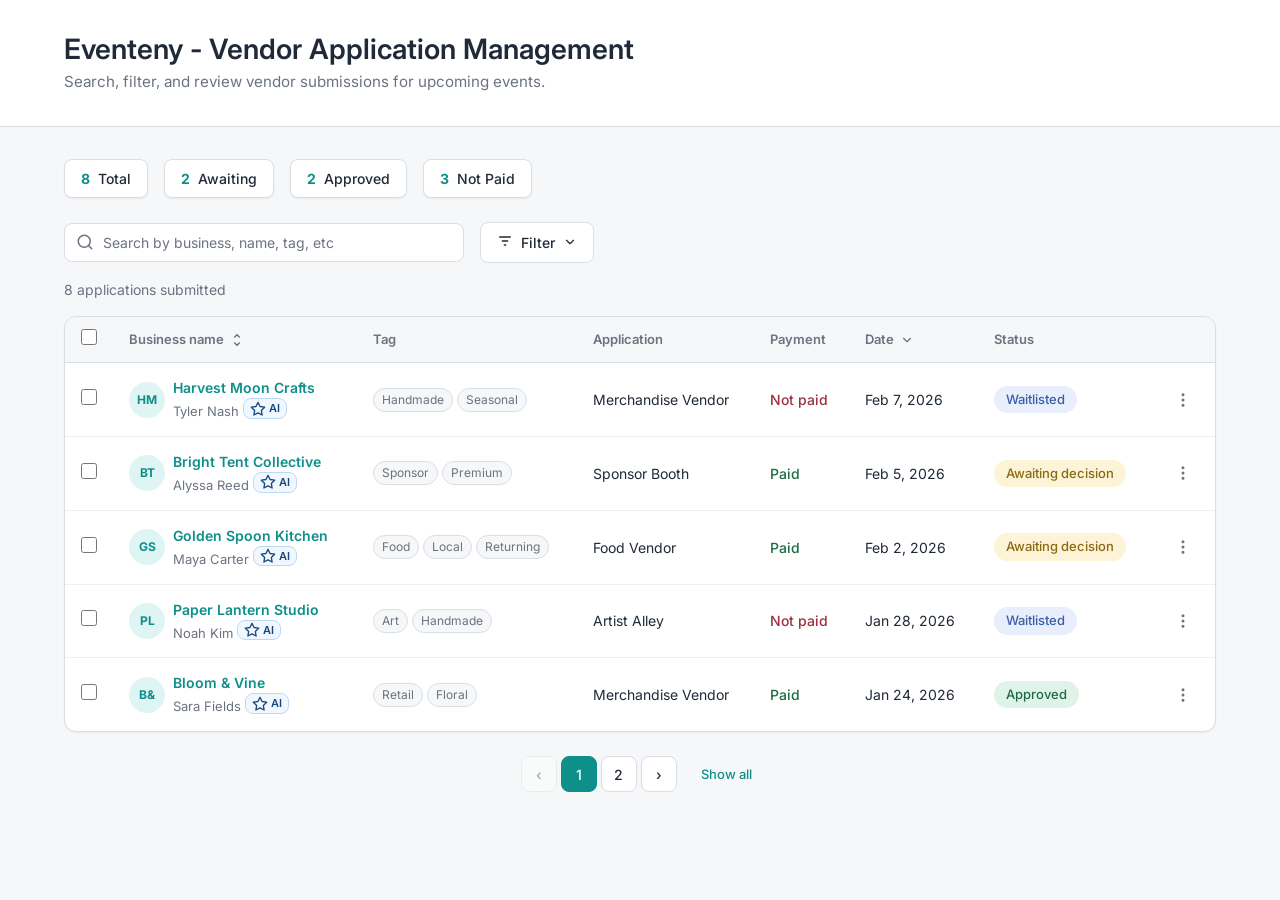
<file: index.html>
<!DOCTYPE html>
<html lang="en">
<head>
  <meta charset="UTF-8">
  <meta name="viewport" content="width=device-width, initial-scale=1.0">
  <title>Eventeny | Vendor Application Management</title>
  <link rel="preconnect" href="https://fonts.googleapis.com">
  <link rel="preconnect" href="https://fonts.gstatic.com" crossorigin>
  <link href="https://fonts.googleapis.com/css2?family=Inter:wght@400;500;600;700&display=swap" rel="stylesheet">
  <link rel="stylesheet" href="css/variables.css">
  <link rel="stylesheet" href="css/base.css">
  <link rel="stylesheet" href="css/layout.css">
  <link rel="stylesheet" href="css/components.css">
  <link rel="stylesheet" href="css/responsive.css">
</head>
<body>

  <header class="page-header">
    <div class="container">
      <h1>Eventeny - Vendor Application Management</h1>
      <p>Search, filter, and review vendor submissions for upcoming events.</p>
    </div>
  </header>

  <main class="container">

    <!-- Summary Metric Chips -->
    <section class="summary-chips" id="summaryChips" aria-label="Application summary"></section>

    <!-- Toolbar -->
    <div class="toolbar">
      <!-- Search -->
      <div class="search-wrapper">
        <span class="search-icon" aria-hidden="true" id="searchIcon"></span>
        <input
          type="search"
          class="search-input"
          id="searchInput"
          placeholder="Search by business, name, tag, etc"
          aria-label="Search applications"
          autocomplete="off"
        >
        <button
          class="search-clear"
          id="searchClear"
          type="button"
          aria-label="Clear search"
        ></button>
      </div>

      <!-- Filter -->
      <div class="filter-wrapper">
        <button
          class="filter-trigger"
          id="filterTrigger"
          type="button"
          aria-expanded="false"
          aria-controls="filterPanel"
        >
          <span class="filter-icon" aria-hidden="true" id="filterIcon"></span>
          Filter
          <span class="filter-badge hidden" id="filterBadge"></span>
          <span class="chevron" aria-hidden="true" id="filterChevron"></span>
        </button>

        <div class="filter-panel" id="filterPanel" role="dialog" aria-label="Filter applications">
          <div class="filter-panel-header">
            <h3>Filters</h3>
            <button class="filter-panel-close" id="filterPanelClose" type="button" aria-label="Close filters"></button>
          </div>

          <!-- Application Type -->
          <div class="filter-group">
            <fieldset>
              <legend>Application Type</legend>
              <select class="filter-select" id="filterAppType" aria-label="Filter by application type">
                <option value="All applications">All applications</option>
                <option value="Food Vendor">Food Vendor</option>
                <option value="Merchandise Vendor">Merchandise Vendor</option>
                <option value="Sponsor Booth">Sponsor Booth</option>
                <option value="Artist Alley">Artist Alley</option>
              </select>
            </fieldset>
          </div>

          <!-- Status -->
          <div class="filter-group">
            <fieldset>
              <legend>Status</legend>
              <div class="filter-checkbox-group" id="filterStatusGroup">
                <label class="filter-checkbox">
                  <input type="checkbox" name="status" value="Approved"> Approved
                </label>
                <label class="filter-checkbox">
                  <input type="checkbox" name="status" value="Awaiting decision"> Awaiting
                </label>
                <label class="filter-checkbox">
                  <input type="checkbox" name="status" value="Waitlisted"> Waitlisted
                </label>
                <label class="filter-checkbox">
                  <input type="checkbox" name="status" value="Rejected"> Rejected
                </label>
                <label class="filter-checkbox">
                  <input type="checkbox" name="status" value="Withdrawn"> Withdrawn
                </label>
              </div>
            </fieldset>
          </div>

          <!-- Payment Status -->
          <div class="filter-group">
            <fieldset>
              <legend>Payment Status</legend>
              <div class="filter-checkbox-group" id="filterPaymentGroup">
                <label class="filter-checkbox">
                  <input type="checkbox" name="paymentStatus" value="Paid"> Paid
                </label>
                <label class="filter-checkbox">
                  <input type="checkbox" name="paymentStatus" value="Not paid"> Not paid
                </label>
              </div>
            </fieldset>
          </div>

          <div class="filter-panel-footer">
            <button class="filter-reset" id="filterReset" type="button">Reset filters</button>
            <button class="filter-done hidden" id="filterDone" type="button">Apply</button>
          </div>
        </div>
      </div>
    </div>

    <!-- Active Filter Chips -->
    <div class="active-filters" id="activeFilters" aria-label="Active filters"></div>

    <!-- Results Count -->
    <div class="results-count" id="resultsCount" aria-live="polite"></div>

    <!-- Data Card -->
    <div class="data-card" id="dataCard">
      <!-- Loading skeleton -->
      <div id="loadingSkeleton"></div>

      <!-- Desktop Table -->
      <div class="desktop-table" id="desktopTable">
        <table class="app-table" role="grid" aria-label="Vendor applications">
          <thead>
            <tr>
              <th class="th-checkbox" scope="col">
                <input type="checkbox" class="row-checkbox" id="selectAll" aria-label="Select all rows on this page">
              </th>
              <th scope="col">
                <button class="th-sortable" id="sortBusiness" type="button" aria-label="Sort by business name">
                  Business name <span class="sort-icon" id="sortBusinessIcon"></span>
                </button>
              </th>
              <th scope="col">Tag</th>
              <th scope="col">Application</th>
              <th scope="col">Payment</th>
              <th scope="col">
                <button class="th-sortable" id="sortDate" type="button" aria-label="Sort by date">
                  Date <span class="sort-icon" id="sortDateIcon"></span>
                </button>
              </th>
              <th scope="col">Status</th>
              <th class="td-action" scope="col"><span class="sr-only">Actions</span></th>
            </tr>
          </thead>
          <tbody id="tableBody"></tbody>
        </table>
      </div>

      <!-- Mobile Sort Bar (tablet / mobile only) -->
      <div class="mobile-sort-bar" id="mobileSortBar">
        <span class="mobile-sort-label">Sort by</span>
        <div class="mobile-sort-buttons">
          <button class="mobile-sort-btn" id="mobileSortBusiness" type="button" aria-label="Sort by business name">
            Business name <span class="sort-icon" id="mobileSortBusinessIcon"></span>
          </button>
          <button class="mobile-sort-btn" id="mobileSortDate" type="button" aria-label="Sort by date">
            Date <span class="sort-icon" id="mobileSortDateIcon"></span>
          </button>
        </div>
      </div>

      <!-- Mobile Select All -->
      <div class="mobile-select-all" id="mobileSelectAll">
        <label class="mobile-select-all-label">
          <input type="checkbox" class="row-checkbox" id="mobileSelectAllCheckbox" aria-label="Select all rows on this page">
          <span id="mobileSelectAllText">Select all</span>
        </label>
      </div>

      <!-- Mobile Cards -->
      <div class="mobile-cards" id="mobileCards"></div>

      <!-- Empty State -->
      <div class="empty-state" id="emptyState" style="display:none;">
        <div class="empty-state-icon" aria-hidden="true">📋</div>
        <h3>No applications found</h3>
        <p>Try adjusting your search or filters to find what you're looking for.</p>
        <button class="btn btn-primary" id="emptyReset" type="button">Reset filters</button>
      </div>
    </div>

    <!-- Bulk Action Bar -->
    <div class="bulk-bar hidden" id="bulkBar">
      <span id="bulkCount"></span>
      <div class="bulk-bar-actions">
        <button class="btn btn-sm btn-primary" data-action="approve" type="button">Approve</button>
        <button class="btn btn-sm btn-secondary" data-action="waitlist" type="button">Waitlist</button>
        <button class="btn btn-sm btn-danger" data-action="reject" type="button">Reject</button>
        <button class="btn btn-sm btn-ghost" id="bulkDeselect" type="button">Deselect all</button>
      </div>
    </div>

    <!-- Pagination -->
    <nav class="pagination" id="pagination" aria-label="Table pagination"></nav>

  </main>

  <!-- Filter overlay for mobile -->
  <div class="filter-overlay" id="filterOverlay"></div>

  <script src="js/data.js"></script>
  <script src="js/state.js"></script>
  <script src="js/utils.js"></script>
  <script src="js/app.js"></script>
</body>
</html>
</file>
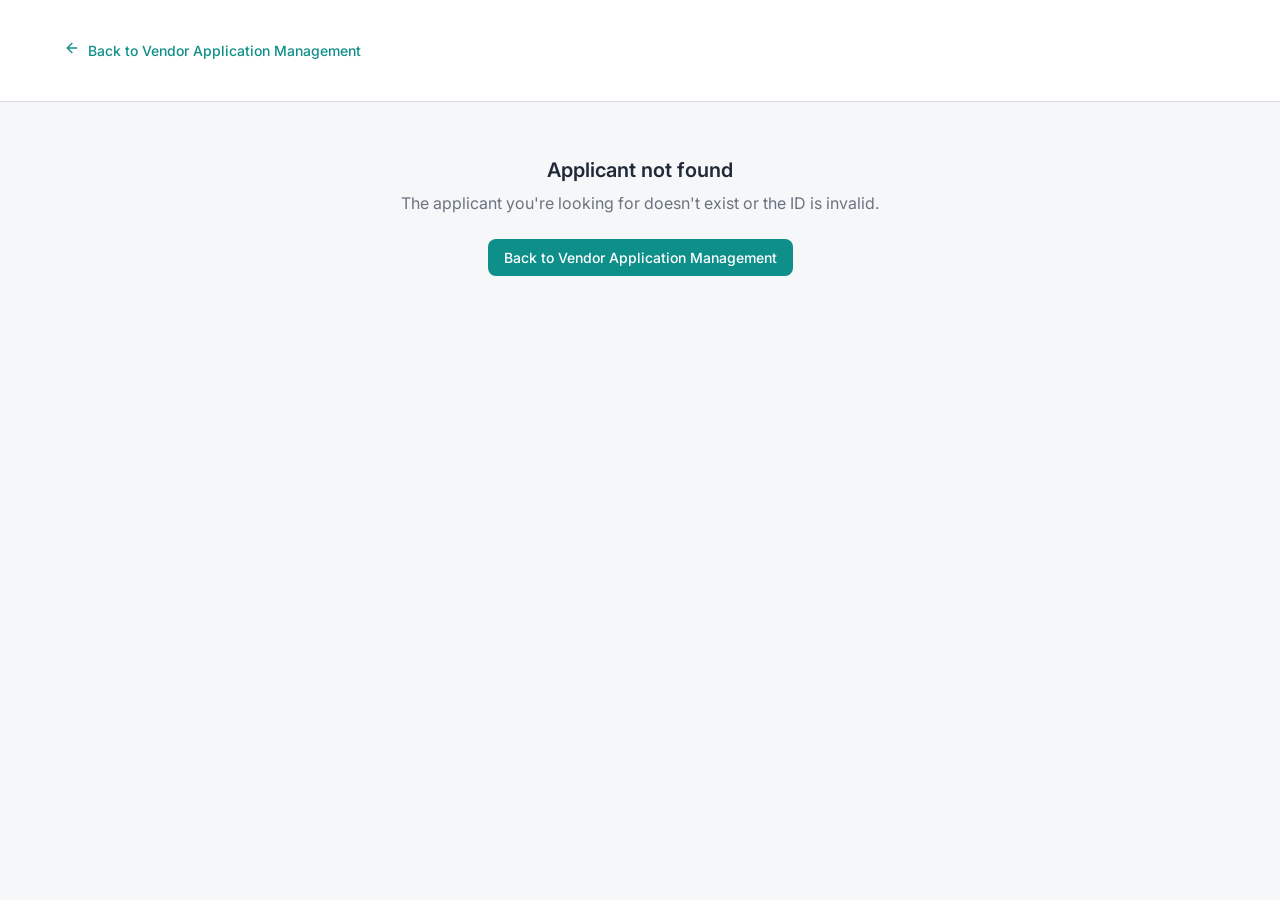
<file: applicant-profile.html>
<!DOCTYPE html>
<html lang="en">
<head>
  <meta charset="UTF-8">
  <meta name="viewport" content="width=device-width, initial-scale=1.0">
  <title>Applicant Profile | Eventeny</title>
  <link rel="preconnect" href="https://fonts.googleapis.com">
  <link rel="preconnect" href="https://fonts.gstatic.com" crossorigin>
  <link href="https://fonts.googleapis.com/css2?family=Inter:wght@400;500;600;700&display=swap" rel="stylesheet">
  <link rel="stylesheet" href="css/variables.css">
  <link rel="stylesheet" href="css/base.css">
  <link rel="stylesheet" href="css/layout.css">
  <link rel="stylesheet" href="css/components.css">
  <link rel="stylesheet" href="css/responsive.css">
</head>
<body>

  <header class="page-header">
    <div class="container">
      <a href="index.html" class="back-link" id="backLink">
        <span id="backIcon"></span>
        Back to Vendor Application Management
      </a>
    </div>
  </header>

  <main class="container profile-page" id="profileContent"></main>

  <script src="js/data.js"></script>
  <script src="js/utils.js"></script>
  <script src="js/applicant-profile.js"></script>
</body>
</html>
</file>
<file: css/variables.css>
:root {
  /* Brand & Surface */
  --color-bg: #f6f7f8;
  --color-surface: #ffffff;
  --color-text: #1f2937;
  --color-text-muted: #6b7280;
  --color-border: #d9dee5;
  --color-border-strong: #b8c2cc;

  /* Primary */
  --color-primary: #0f8f8a;
  --color-primary-dark: #0c6f6b;
  --color-primary-light: #dff5f3;
  --color-focus: #4fc3bd;

  /* Status: Approved */
  --color-approved-bg: #dff3e8;
  --color-approved-text: #1d6b46;

  /* Status: Waitlisted */
  --color-waitlisted-bg: #e8eefb;
  --color-waitlisted-text: #3a5ea8;

  /* Status: Awaiting decision */
  --color-pending-bg: #fdf3d6;
  --color-pending-text: #8a6a11;

  /* Status: Rejected */
  --color-rejected-bg: #f9dde1;
  --color-rejected-text: #9a3040;

  /* Status: Withdrawn */
  --color-withdrawn-bg: #ececec;
  --color-withdrawn-text: #555555;

  /* AI */
  --color-ai-bg: #f0f7ff;
  --color-ai-border: #bdd8f5;
  --color-ai-text: #1a4a7a;

  /* Shadows & Radii */
  --shadow-sm: 0 1px 2px rgba(16, 24, 40, 0.06);
  --shadow-md: 0 8px 24px rgba(16, 24, 40, 0.08);
  --shadow-lg: 0 12px 32px rgba(16, 24, 40, 0.12);
  --radius-sm: 8px;
  --radius-md: 12px;
  --radius-lg: 16px;

  /* Typography */
  --font-family: Inter, ui-sans-serif, system-ui, -apple-system, BlinkMacSystemFont, "Segoe UI", sans-serif;

  /* Spacing */
  --space-xs: 4px;
  --space-sm: 8px;
  --space-md: 16px;
  --space-lg: 24px;
  --space-xl: 32px;
  --space-2xl: 48px;

  /* Transitions */
  --transition-fast: 150ms ease;
  --transition-normal: 250ms ease;
}
</file>
<file: css/base.css>
*,
*::before,
*::after {
  box-sizing: border-box;
  margin: 0;
  padding: 0;
}

html {
  font-size: 16px;
  -webkit-text-size-adjust: 100%;
}

body {
  font-family: var(--font-family);
  color: var(--color-text);
  background: var(--color-bg);
  line-height: 1.5;
  -webkit-font-smoothing: antialiased;
  -moz-osx-font-smoothing: grayscale;
}

h1, h2, h3, h4 {
  line-height: 1.25;
  font-weight: 600;
}

h1 { font-size: 1.75rem; }
h2 { font-size: 1.25rem; }
h3 { font-size: 1.1rem; }
h4 { font-size: 1rem; }

p {
  color: var(--color-text-muted);
}

a {
  color: var(--color-primary);
  text-decoration: none;
}

a:hover {
  text-decoration: underline;
}

button {
  font-family: inherit;
  font-size: inherit;
  cursor: pointer;
  border: none;
  background: none;
  color: inherit;
}

input, select {
  font-family: inherit;
  font-size: inherit;
}

ul, ol {
  list-style: none;
}

table {
  border-collapse: collapse;
  width: 100%;
}

img {
  max-width: 100%;
  display: block;
}

:focus-visible {
  outline: 2px solid var(--color-focus);
  outline-offset: 2px;
}

.sr-only {
  position: absolute;
  width: 1px;
  height: 1px;
  padding: 0;
  margin: -1px;
  overflow: hidden;
  clip: rect(0, 0, 0, 0);
  white-space: nowrap;
  border: 0;
}

.container {
  max-width: 1200px;
  margin: 0 auto;
  padding: 0 var(--space-lg);
}
</file>
<file: css/layout.css>
/* ===== Page Header ===== */
.page-header {
  background: var(--color-surface);
  border-bottom: 1px solid var(--color-border);
  padding: var(--space-xl) 0;
}

.page-header h1 {
  margin-bottom: var(--space-xs);
}

.page-header p {
  font-size: 0.95rem;
}

/* ===== Summary Chips ===== */
.summary-chips {
  display: flex;
  gap: var(--space-md);
  padding: var(--space-lg) 0;
  flex-wrap: wrap;
}

.summary-chip {
  display: flex;
  align-items: center;
  gap: var(--space-sm);
  padding: var(--space-sm) var(--space-md);
  background: var(--color-surface);
  border: 1px solid var(--color-border);
  border-radius: var(--radius-sm);
  font-size: 0.875rem;
  font-weight: 500;
  box-shadow: var(--shadow-sm);
}

.summary-chip .chip-count {
  font-weight: 700;
  color: var(--color-primary);
}

/* ===== Toolbar ===== */
.toolbar {
  display: flex;
  align-items: center;
  gap: var(--space-md);
  padding-bottom: var(--space-md);
  position: relative;
  flex-wrap: wrap;
}

/* ===== Active Filters Row ===== */
.active-filters {
  display: flex;
  align-items: center;
  gap: var(--space-sm);
  flex-wrap: wrap;
  padding-bottom: var(--space-md);
  min-height: 0;
}

.active-filters:empty {
  display: none;
}

/* ===== Results Count ===== */
.results-count {
  font-size: 0.875rem;
  color: var(--color-text-muted);
  padding-bottom: var(--space-md);
}

/* ===== Data Card ===== */
.data-card {
  background: var(--color-surface);
  border: 1px solid var(--color-border);
  border-radius: var(--radius-md);
  box-shadow: var(--shadow-sm);
  overflow: hidden;
}

/* ===== Bulk Action Bar ===== */
.bulk-bar {
  display: flex;
  align-items: center;
  gap: var(--space-md);
  padding: var(--space-sm) var(--space-lg);
  background: var(--color-primary-light);
  border: 1px solid var(--color-primary);
  border-radius: var(--radius-sm);
  margin-top: var(--space-md);
  font-size: 0.875rem;
  font-weight: 500;
  color: var(--color-primary-dark);
}

.bulk-bar.hidden {
  display: none;
}

.bulk-bar-actions {
  display: flex;
  gap: var(--space-sm);
  margin-left: auto;
}

/* ===== Pagination ===== */
.pagination {
  padding: var(--space-lg) 0;
}

.pagination-inner {
  display: flex;
  align-items: center;
  justify-content: center;
  gap: var(--space-md);
}

.pagination-pages {
  display: flex;
  align-items: center;
  gap: var(--space-xs);
}

/* ===== Main Content Spacing ===== */
main.container {
  padding-top: var(--space-sm);
  padding-bottom: var(--space-2xl);
}

/* ===== Filter Panel Wrapper (for positioning) ===== */
.filter-wrapper {
  position: relative;
}

/* ===== Overlay (mobile filter backdrop) ===== */
.filter-overlay {
  display: none;
  position: fixed;
  inset: 0;
  background: rgba(0, 0, 0, 0.4);
  z-index: 90;
}

.filter-overlay.visible {
  display: block;
}

/* ===== Profile Page Layout ===== */
.profile-page {
  padding-top: var(--space-lg);
}

.profile-header {
  display: flex;
  align-items: flex-start;
  gap: var(--space-lg);
  padding: var(--space-lg);
  background: var(--color-surface);
  border: 1px solid var(--color-border);
  border-radius: var(--radius-md);
  box-shadow: var(--shadow-sm);
  margin-bottom: var(--space-lg);
}

.profile-grid {
  display: grid;
  grid-template-columns: 1fr 340px;
  gap: var(--space-lg);
  align-items: start;
}

.profile-main {
  display: flex;
  flex-direction: column;
  gap: var(--space-lg);
}

.profile-sidebar {
  display: flex;
  flex-direction: column;
  gap: var(--space-lg);
  position: sticky;
  top: var(--space-lg);
}

.profile-section {
  background: var(--color-surface);
  border: 1px solid var(--color-border);
  border-radius: var(--radius-md);
  box-shadow: var(--shadow-sm);
  padding: var(--space-lg);
}

.profile-section h3 {
  margin-bottom: var(--space-md);
}

/* ===== Overview Cards ===== */
.overview-cards {
  display: grid;
  grid-template-columns: repeat(4, 1fr);
  gap: var(--space-md);
  margin-bottom: var(--space-lg);
}

.overview-card {
  background: var(--color-surface);
  border: 1px solid var(--color-border);
  border-radius: var(--radius-sm);
  padding: var(--space-md);
  box-shadow: var(--shadow-sm);
  text-align: center;
}

.overview-card .card-label {
  font-size: 0.75rem;
  color: var(--color-text-muted);
  text-transform: uppercase;
  letter-spacing: 0.5px;
  margin-bottom: var(--space-xs);
}

.overview-card .card-value {
  font-size: 1rem;
  font-weight: 600;
}

/* ===== Back Link ===== */
.back-link {
  display: inline-flex;
  align-items: center;
  gap: var(--space-sm);
  font-size: 0.875rem;
  font-weight: 500;
  color: var(--color-primary);
  padding: var(--space-sm) 0;
}

.back-link:hover {
  text-decoration: none;
  color: var(--color-primary-dark);
}

.back-link-sidebar {
  justify-content: center;
  padding: var(--space-md) var(--space-lg);
  border: 1px solid var(--color-border);
  border-radius: var(--radius-md);
  background: var(--color-surface);
  box-shadow: var(--shadow-sm);
  transition: background var(--transition-fast), border-color var(--transition-fast);
}

.back-link-sidebar:hover {
  background: var(--color-bg);
  border-color: var(--color-border-strong);
}

.back-link-bottom {
  display: none;
  justify-content: center;
  padding: var(--space-md) var(--space-lg);
  margin-top: var(--space-lg);
  border: 1px solid var(--color-border);
  border-radius: var(--radius-md);
  background: var(--color-surface);
  box-shadow: var(--shadow-sm);
  transition: background var(--transition-fast), border-color var(--transition-fast);
}

.back-link-bottom:hover {
  background: var(--color-bg);
  border-color: var(--color-border-strong);
}

/* ===== Fallback State ===== */
.fallback-state {
  text-align: center;
  padding: var(--space-2xl) var(--space-lg);
}

.fallback-state h2 {
  margin-bottom: var(--space-sm);
}

.fallback-state p {
  margin-bottom: var(--space-lg);
}
</file>
<file: css/components.css>
/* ===================================================================
   COMPONENTS
   =================================================================== */

/* ===== Buttons ===== */
.btn {
  display: inline-flex;
  align-items: center;
  justify-content: center;
  gap: var(--space-sm);
  padding: var(--space-sm) var(--space-md);
  border-radius: var(--radius-sm);
  font-size: 0.875rem;
  font-weight: 500;
  transition: background var(--transition-fast), box-shadow var(--transition-fast);
  white-space: nowrap;
}

.btn-primary {
  background: var(--color-primary);
  color: #fff;
}

.btn-primary:hover {
  background: var(--color-primary-dark);
}

.btn-secondary {
  background: var(--color-surface);
  color: var(--color-text);
  border: 1px solid var(--color-border);
}

.btn-secondary:hover {
  background: var(--color-bg);
}

.btn-ghost {
  color: var(--color-primary);
  padding: var(--space-xs) var(--space-sm);
}

.btn-ghost:hover {
  background: var(--color-primary-light);
}

.btn-danger {
  background: var(--color-rejected-bg);
  color: var(--color-rejected-text);
}

.btn-danger:hover {
  background: #f3c5cb;
}

.btn-sm {
  padding: var(--space-xs) var(--space-sm);
  font-size: 0.8125rem;
}

/* ===== Search Input ===== */
.search-wrapper {
  position: relative;
  flex: 1;
  min-width: 200px;
  max-width: 400px;
}

.search-icon {
  position: absolute;
  left: 12px;
  top: 50%;
  transform: translateY(-50%);
  color: var(--color-text-muted);
  pointer-events: none;
  display: flex;
}

.search-input {
  width: 100%;
  padding: 10px 40px 10px 38px;
  border: 1px solid var(--color-border);
  border-radius: var(--radius-sm);
  background: var(--color-surface);
  font-size: 0.875rem;
  color: var(--color-text);
  transition: border-color var(--transition-fast), box-shadow var(--transition-fast);
}

.search-input::placeholder {
  color: var(--color-text-muted);
}

.search-input:hover {
  border-color: var(--color-border-strong);
}

.search-input:focus {
  outline: none;
  border-color: var(--color-primary);
  box-shadow: 0 0 0 3px rgba(15, 143, 138, 0.15);
}

.search-clear {
  position: absolute;
  right: 8px;
  top: 50%;
  transform: translateY(-50%);
  display: none;
  align-items: center;
  justify-content: center;
  width: 24px;
  height: 24px;
  border-radius: 50%;
  color: var(--color-text-muted);
  cursor: pointer;
  background: none;
  border: none;
  padding: 0;
}

.search-clear:hover {
  background: var(--color-bg);
  color: var(--color-text);
}

.search-clear.visible {
  display: flex;
}

/* ===== Filter Trigger ===== */
.filter-trigger {
  display: inline-flex;
  align-items: center;
  gap: var(--space-sm);
  padding: 10px var(--space-md);
  background: var(--color-surface);
  border: 1px solid var(--color-border);
  border-radius: var(--radius-sm);
  font-size: 0.875rem;
  font-weight: 500;
  color: var(--color-text);
  cursor: pointer;
  transition: border-color var(--transition-fast), background var(--transition-fast);
  white-space: nowrap;
}

.filter-trigger:hover {
  border-color: var(--color-border-strong);
  background: var(--color-bg);
}

.filter-trigger[aria-expanded="true"] {
  border-color: var(--color-primary);
  background: var(--color-primary-light);
  color: var(--color-primary-dark);
}

.filter-trigger .chevron {
  display: flex;
  transition: transform var(--transition-fast);
}

.filter-trigger[aria-expanded="true"] .chevron {
  transform: rotate(180deg);
}

.filter-badge {
  display: inline-flex;
  align-items: center;
  justify-content: center;
  min-width: 20px;
  height: 20px;
  padding: 0 6px;
  border-radius: 10px;
  background: var(--color-primary);
  color: #fff;
  font-size: 0.6875rem;
  font-weight: 700;
}

.filter-badge.hidden {
  display: none;
}

/* ===== Filter Panel ===== */
.filter-panel {
  display: none;
  position: absolute;
  top: calc(100% + 6px);
  left: 0;
  z-index: 100;
  min-width: 280px;
  background: var(--color-surface);
  border: 1px solid var(--color-border);
  border-radius: var(--radius-md);
  box-shadow: var(--shadow-md);
  padding: var(--space-lg);
}

.filter-panel.open {
  display: block;
}

.filter-panel-header {
  display: flex;
  align-items: center;
  justify-content: space-between;
  margin-bottom: var(--space-md);
}

.filter-panel-header h3 {
  font-size: 0.9375rem;
  margin: 0;
}

.filter-panel-close {
  display: flex;
  align-items: center;
  justify-content: center;
  width: 32px;
  height: 32px;
  border-radius: 50%;
  background: none;
  border: none;
  color: var(--color-text-muted);
  cursor: pointer;
  padding: 0;
  transition: background var(--transition-fast);
}

.filter-panel-close:hover {
  background: var(--color-bg);
}

.filter-group {
  margin-bottom: var(--space-md);
}

.filter-group:last-child {
  margin-bottom: 0;
}

.filter-group legend {
  font-size: 0.8125rem;
  font-weight: 600;
  color: var(--color-text-muted);
  text-transform: uppercase;
  letter-spacing: 0.5px;
  margin-bottom: var(--space-sm);
}

.filter-group fieldset {
  border: none;
  padding: 0;
  margin: 0;
}

.filter-select {
  width: 100%;
  padding: 8px 12px;
  border: 1px solid var(--color-border);
  border-radius: var(--radius-sm);
  font-size: 0.875rem;
  color: var(--color-text);
  background: var(--color-surface);
  cursor: pointer;
}

.filter-select:focus {
  outline: none;
  border-color: var(--color-primary);
  box-shadow: 0 0 0 3px rgba(15, 143, 138, 0.15);
}

.filter-checkbox-group {
  display: flex;
  flex-direction: column;
  gap: var(--space-sm);
}

.filter-checkbox {
  display: flex;
  align-items: center;
  gap: var(--space-sm);
  font-size: 0.875rem;
  cursor: pointer;
}

.filter-checkbox input[type="checkbox"] {
  width: 16px;
  height: 16px;
  accent-color: var(--color-primary);
  cursor: pointer;
}

.filter-panel-footer {
  display: flex;
  align-items: center;
  justify-content: space-between;
  margin-top: var(--space-md);
  padding-top: var(--space-md);
  border-top: 1px solid var(--color-border);
}

.filter-reset {
  display: inline-flex;
  align-items: center;
  padding: 0;
  font-size: 0.8125rem;
  font-weight: 500;
  color: var(--color-primary);
  background: none;
  border: none;
  cursor: pointer;
}

.filter-reset:hover {
  text-decoration: underline;
}

.filter-done {
  display: inline-flex;
  align-items: center;
  justify-content: center;
  padding: var(--space-sm) var(--space-md);
  background: var(--color-primary);
  color: #fff;
  border: none;
  border-radius: var(--radius-sm);
  font-size: 0.875rem;
  font-weight: 500;
  cursor: pointer;
  transition: background var(--transition-fast), box-shadow var(--transition-fast);
}

.filter-done:hover {
  background: var(--color-primary-dark);
}

.filter-done:focus-visible {
  outline: 2px solid var(--color-focus);
  outline-offset: 2px;
}

.filter-done.hidden {
  display: none;
}

/* ===== Active Filter Chips ===== */
.filter-chip {
  display: inline-flex;
  align-items: center;
  gap: 6px;
  padding: 4px 10px;
  background: var(--color-primary-light);
  color: var(--color-primary-dark);
  border-radius: 20px;
  font-size: 0.8125rem;
  font-weight: 500;
}

.filter-chip-remove {
  display: flex;
  align-items: center;
  justify-content: center;
  width: 18px;
  height: 18px;
  border-radius: 50%;
  background: none;
  border: none;
  color: var(--color-primary-dark);
  cursor: pointer;
  padding: 0;
  font-size: 0.75rem;
  line-height: 1;
}

.filter-chip-remove:hover {
  background: rgba(15, 143, 138, 0.2);
}

.clear-all-btn {
  font-size: 0.8125rem;
  font-weight: 500;
  color: var(--color-text-muted);
  background: none;
  border: none;
  cursor: pointer;
  padding: 4px 8px;
}

.clear-all-btn:hover {
  color: var(--color-text);
  text-decoration: underline;
}

/* ===== Table ===== */
.app-table {
  width: 100%;
  font-size: 0.875rem;
}

.app-table thead {
  background: var(--color-bg);
  border-bottom: 1px solid var(--color-border);
}

.app-table th {
  padding: 12px 16px;
  text-align: left;
  font-weight: 600;
  font-size: 0.8125rem;
  color: var(--color-text-muted);
  white-space: nowrap;
}

.app-table td {
  padding: 14px 16px;
  vertical-align: middle;
  border-bottom: 1px solid #f0f0f0;
}

.app-table tbody tr {
  transition: background var(--transition-fast);
}

.app-table tbody tr:hover {
  background: #f9fafb;
}

.app-table tbody tr.selected {
  background: var(--color-primary-light);
}

.app-table tbody tr:last-child td {
  border-bottom: none;
}

/* Table cell helpers */
.th-sortable {
  cursor: pointer;
  user-select: none;
  background: none;
  border: none;
  font: inherit;
  font-weight: 600;
  font-size: 0.8125rem;
  color: var(--color-text-muted);
  padding: 0;
  display: inline-flex;
  align-items: center;
  gap: 2px;
}

.th-sortable:hover {
  color: var(--color-text);
}

.sort-icon {
  display: inline-flex;
  vertical-align: middle;
  margin-left: 4px;
}

.th-checkbox,
.td-checkbox {
  width: 44px;
  text-align: center;
}

.td-action {
  width: 48px;
  text-align: center;
}

/* Business name cell */
.business-cell {
  display: flex;
  align-items: center;
  gap: var(--space-sm);
}

.avatar {
  width: 36px;
  height: 36px;
  border-radius: 50%;
  background: var(--color-primary-light);
  color: var(--color-primary);
  display: flex;
  align-items: center;
  justify-content: center;
  font-size: 0.75rem;
  font-weight: 700;
  flex-shrink: 0;
}

.avatar-lg {
  width: 56px;
  height: 56px;
  font-size: 1.1rem;
}

.business-info {
  min-width: 0;
}

.business-name {
  font-weight: 600;
  color: var(--color-primary);
  text-decoration: none;
  display: block;
  overflow: hidden;
  text-overflow: ellipsis;
  white-space: nowrap;
}

.business-name:hover {
  text-decoration: underline;
}

.applicant-name {
  font-size: 0.8125rem;
  color: var(--color-text-muted);
  overflow: hidden;
  text-overflow: ellipsis;
  white-space: nowrap;
}

/* Tags */
.tags-cell {
  display: flex;
  gap: 4px;
  flex-wrap: wrap;
}

.tag {
  display: inline-block;
  padding: 2px 8px;
  background: var(--color-bg);
  border: 1px solid var(--color-border);
  border-radius: 12px;
  font-size: 0.75rem;
  color: var(--color-text-muted);
  white-space: nowrap;
}

/* Status chip */
.status-chip {
  display: inline-flex;
  align-items: center;
  gap: 4px;
  padding: 4px 12px;
  border-radius: 20px;
  font-size: 0.8125rem;
  font-weight: 500;
  white-space: nowrap;
}

.status-approved {
  background: var(--color-approved-bg);
  color: var(--color-approved-text);
}

.status-pending {
  background: var(--color-pending-bg);
  color: var(--color-pending-text);
}

.status-waitlisted {
  background: var(--color-waitlisted-bg);
  color: var(--color-waitlisted-text);
}

.status-rejected {
  background: var(--color-rejected-bg);
  color: var(--color-rejected-text);
}

.status-withdrawn {
  background: var(--color-withdrawn-bg);
  color: var(--color-withdrawn-text);
}

/* Payment */
.payment-paid {
  color: var(--color-approved-text);
  font-weight: 500;
}

.payment-not-paid {
  color: var(--color-rejected-text);
  font-weight: 500;
}

/* Action button */
.action-btn {
  display: flex;
  align-items: center;
  justify-content: center;
  width: 32px;
  height: 32px;
  border-radius: var(--radius-sm);
  color: var(--color-text-muted);
  cursor: pointer;
  background: none;
  border: none;
}

.action-btn:hover {
  background: var(--color-bg);
  color: var(--color-text);
}

/* Action Dropdown Menu (appended to <body>, positioned via JS) */
.action-menu {
  display: none;
  position: fixed;
  z-index: 9999;
  min-width: 160px;
  background: var(--color-surface);
  border: 1px solid var(--color-border);
  border-radius: var(--radius-sm);
  box-shadow: var(--shadow-md);
  padding: var(--space-xs) 0;
}

.action-menu.open {
  display: block;
}

.action-menu-item {
  display: block;
  width: 100%;
  padding: var(--space-sm) var(--space-md);
  text-align: left;
  font-size: 0.875rem;
  color: var(--color-text);
  text-decoration: none;
  background: none;
  border: none;
  cursor: pointer;
}

.action-menu-item:hover {
  background: var(--color-bg);
}

/* Row checkbox */
.row-checkbox {
  width: 16px;
  height: 16px;
  accent-color: var(--color-primary);
  cursor: pointer;
}

/* ===== Pagination ===== */
.page-btn {
  display: flex;
  align-items: center;
  justify-content: center;
  min-width: 36px;
  height: 36px;
  padding: 0 var(--space-sm);
  border-radius: var(--radius-sm);
  font-size: 0.875rem;
  font-weight: 500;
  color: var(--color-text);
  background: var(--color-surface);
  border: 1px solid var(--color-border);
  cursor: pointer;
  transition: background var(--transition-fast), border-color var(--transition-fast);
}

.page-btn:hover:not(:disabled):not(.active) {
  background: var(--color-bg);
  border-color: var(--color-border-strong);
}

.page-btn.active {
  background: var(--color-primary);
  color: #fff;
  border-color: var(--color-primary);
}

.page-btn:disabled {
  opacity: 0.4;
  cursor: not-allowed;
}

.page-size-toggle {
  font-size: 0.8125rem;
  font-weight: 500;
  color: var(--color-primary);
  background: none;
  border: none;
  cursor: pointer;
  padding: var(--space-xs) var(--space-sm);
  border-radius: var(--radius-sm);
  transition: background var(--transition-fast), color var(--transition-fast);
}

.page-size-toggle:hover {
  background: var(--color-primary-light);
  color: var(--color-primary-dark);
}

/* ===== Loading Skeleton ===== */
.skeleton-row {
  display: flex;
  align-items: center;
  gap: var(--space-md);
  padding: 14px 16px;
  border-bottom: 1px solid #f0f0f0;
}

.skeleton-row:last-child {
  border-bottom: none;
}

.skeleton {
  background: linear-gradient(90deg, #eee 25%, #f5f5f5 50%, #eee 75%);
  background-size: 200% 100%;
  animation: shimmer 1.5s infinite;
  border-radius: 4px;
}

.skeleton-circle {
  width: 36px;
  height: 36px;
  border-radius: 50%;
}

.skeleton-line {
  height: 14px;
}

.skeleton-line-sm {
  height: 10px;
}

@keyframes shimmer {
  0% { background-position: 200% 0; }
  100% { background-position: -200% 0; }
}

/* ===== Empty State ===== */
.empty-state {
  text-align: center;
  padding: var(--space-2xl) var(--space-lg);
}

.empty-state-icon {
  font-size: 2.5rem;
  margin-bottom: var(--space-md);
  opacity: 0.5;
}

.empty-state h3 {
  margin-bottom: var(--space-sm);
}

.empty-state p {
  margin-bottom: var(--space-lg);
  font-size: 0.9rem;
}

/* ===== Mobile Sort Bar ===== */
.mobile-sort-bar {
  display: none;
  align-items: center;
  gap: var(--space-sm);
  padding: var(--space-sm) var(--space-md);
  border-bottom: 1px solid var(--color-border);
  background: var(--color-bg);
}

.mobile-sort-label {
  font-size: 0.8125rem;
  font-weight: 600;
  color: var(--color-text-muted);
  text-transform: uppercase;
  letter-spacing: 0.5px;
  flex-shrink: 0;
}

.mobile-sort-buttons {
  display: flex;
  gap: var(--space-sm);
}

.mobile-sort-btn {
  display: inline-flex;
  align-items: center;
  gap: 2px;
  padding: 6px 12px;
  border-radius: 20px;
  font-size: 0.8125rem;
  font-weight: 500;
  color: var(--color-text-muted);
  background: var(--color-surface);
  border: 1px solid var(--color-border);
  cursor: pointer;
  transition: background var(--transition-fast), border-color var(--transition-fast), color var(--transition-fast);
  white-space: nowrap;
}

.mobile-sort-btn:hover {
  border-color: var(--color-border-strong);
  color: var(--color-text);
}

.mobile-sort-btn.active {
  background: var(--color-primary-light);
  border-color: var(--color-primary);
  color: var(--color-primary-dark);
  font-weight: 600;
}

/* ===== Mobile Select All ===== */
.mobile-select-all {
  display: none;
}

.mobile-select-all-label {
  display: flex;
  align-items: center;
  gap: var(--space-sm);
  font-size: 0.875rem;
  font-weight: 500;
  color: var(--color-text-muted);
  cursor: pointer;
  user-select: none;
}

/* ===== Mobile Cards ===== */
.mobile-cards {
  display: none;
}

.mobile-card {
  display: flex;
  flex-direction: column;
  gap: var(--space-sm);
  padding: var(--space-md);
  border-bottom: 1px solid #f0f0f0;
}

.mobile-card:last-child {
  border-bottom: none;
}

.mobile-card-header {
  display: flex;
  align-items: center;
  gap: var(--space-sm);
}

.mobile-card-header .row-checkbox {
  flex-shrink: 0;
}

.mobile-card-body {
  display: flex;
  flex-direction: column;
  gap: 6px;
  padding-left: 28px;
}

.mobile-card-row {
  display: flex;
  justify-content: space-between;
  align-items: center;
  font-size: 0.8125rem;
}

.mobile-card-row .label {
  color: var(--color-text-muted);
}

.mobile-card-footer {
  display: flex;
  align-items: center;
  justify-content: space-between;
  padding-left: 28px;
  padding-top: var(--space-xs);
}

/* ===== AI Review Card ===== */
.ai-card {
  background: var(--color-ai-bg);
  border: 1px solid var(--color-ai-border);
  border-radius: var(--radius-md);
  padding: var(--space-lg);
}

.ai-card-header {
  display: flex;
  align-items: center;
  gap: var(--space-sm);
  margin-bottom: var(--space-md);
}

.ai-card-header h3 {
  margin: 0;
  font-size: 1rem;
  color: var(--color-ai-text);
}

.ai-badge {
  display: inline-flex;
  align-items: center;
  gap: 4px;
  padding: 2px 8px;
  background: rgba(26, 74, 122, 0.1);
  border-radius: 12px;
  font-size: 0.6875rem;
  font-weight: 600;
  color: var(--color-ai-text);
  text-transform: uppercase;
  letter-spacing: 0.5px;
}

.ai-summary {
  font-size: 0.9rem;
  color: var(--color-text);
  line-height: 1.6;
  margin-bottom: var(--space-md);
}

.ai-section-label {
  font-size: 0.8125rem;
  font-weight: 600;
  color: var(--color-text-muted);
  text-transform: uppercase;
  letter-spacing: 0.5px;
  margin-bottom: var(--space-sm);
}

.ai-list {
  padding-left: var(--space-md);
  margin-bottom: var(--space-md);
}

.ai-list li {
  list-style: disc;
  font-size: 0.875rem;
  color: var(--color-text);
  line-height: 1.6;
}

.ai-footer {
  display: flex;
  align-items: center;
  gap: var(--space-lg);
  padding-top: var(--space-md);
  border-top: 1px solid var(--color-ai-border);
}

.ai-action-pill {
  display: inline-flex;
  align-items: center;
  gap: 4px;
  padding: 4px 14px;
  border-radius: 20px;
  font-size: 0.8125rem;
  font-weight: 600;
  background: var(--color-primary-light);
  color: var(--color-primary-dark);
}

.ai-confidence {
  font-size: 0.8125rem;
  font-weight: 500;
}

.confidence-high { color: var(--color-approved-text); }
.confidence-moderate { color: var(--color-pending-text); }
.confidence-low { color: var(--color-rejected-text); }

/* AI cue in table row */
.ai-cue {
  display: inline-flex;
  align-items: center;
  gap: 3px;
  font-size: 0.6875rem;
  font-weight: 600;
  color: var(--color-ai-text);
  background: var(--color-ai-bg);
  padding: 1px 6px;
  border-radius: 8px;
  border: 1px solid var(--color-ai-border);
}

/* ===== Profile Detail Rows ===== */
.detail-grid {
  display: grid;
  grid-template-columns: 1fr 1fr;
  gap: var(--space-md);
}

.detail-item {
  display: flex;
  flex-direction: column;
  gap: 2px;
}

.detail-item.full-width {
  grid-column: 1 / -1;
}

.detail-label {
  font-size: 0.75rem;
  font-weight: 600;
  color: var(--color-text-muted);
  text-transform: uppercase;
  letter-spacing: 0.5px;
}

.detail-value {
  font-size: 0.9rem;
  color: var(--color-text);
}

/* ===== Documents List ===== */
.doc-list {
  display: flex;
  flex-direction: column;
  gap: var(--space-sm);
}

.doc-item {
  display: flex;
  align-items: center;
  gap: var(--space-sm);
  padding: var(--space-sm) var(--space-md);
  background: var(--color-bg);
  border-radius: var(--radius-sm);
  border: 1px solid var(--color-border);
}

.doc-icon {
  color: var(--color-text-muted);
  display: flex;
}

.doc-info {
  flex: 1;
  min-width: 0;
}

.doc-name {
  font-size: 0.875rem;
  font-weight: 500;
  overflow: hidden;
  text-overflow: ellipsis;
  white-space: nowrap;
}

.doc-type {
  font-size: 0.75rem;
  color: var(--color-text-muted);
}

/* ===== Activity Timeline ===== */
.timeline {
  display: flex;
  flex-direction: column;
  gap: 0;
  position: relative;
  padding-left: var(--space-lg);
}

.timeline::before {
  content: "";
  position: absolute;
  left: 7px;
  top: 6px;
  bottom: 6px;
  width: 2px;
  background: var(--color-border);
}

.timeline-item {
  position: relative;
  padding-bottom: var(--space-md);
}

.timeline-item:last-child {
  padding-bottom: 0;
}

.timeline-dot {
  position: absolute;
  left: calc(-1 * var(--space-lg) + 3px);
  top: 6px;
  width: 10px;
  height: 10px;
  border-radius: 50%;
  background: var(--color-primary);
  border: 2px solid var(--color-surface);
}

.timeline-label {
  font-size: 0.875rem;
  font-weight: 500;
  color: var(--color-text);
}

.timeline-date {
  font-size: 0.8125rem;
  color: var(--color-text-muted);
}

/* ===== Decision Actions ===== */
.decision-actions {
  display: flex;
  flex-direction: column;
  gap: var(--space-sm);
}

.decision-actions .btn {
  width: 100%;
  justify-content: center;
  padding: var(--space-sm) var(--space-md);
}

/* ===== Profile Header Info ===== */
.profile-header-info {
  flex: 1;
  min-width: 0;
}

.profile-header-info h1 {
  font-size: 1.5rem;
  margin-bottom: 2px;
}

.profile-header-info .applicant-name {
  font-size: 0.9375rem;
  margin-bottom: var(--space-sm);
}

.profile-header-meta {
  display: flex;
  align-items: center;
  gap: var(--space-md);
  flex-wrap: wrap;
  margin-top: var(--space-sm);
}

.profile-meta-item {
  font-size: 0.8125rem;
  color: var(--color-text-muted);
}
</file>
<file: css/responsive.css>
/* ===================================================================
   RESPONSIVE — Tablet (768px) and Mobile (375px)
   =================================================================== */

/* ===== Tablet ===== */
@media (max-width: 1024px) {
  .overview-cards {
    grid-template-columns: repeat(2, 1fr);
  }

  .profile-grid {
    grid-template-columns: 1fr 280px;
  }
}

/* Table → card layout for narrow desktop / large tablet */
@media (max-width: 930px) {
  .desktop-table {
    display: none;
  }

  .mobile-cards {
    display: block;
  }

  .mobile-sort-bar {
    display: flex;
  }

  .mobile-select-all {
    display: flex;
    align-items: center;
    padding: var(--space-sm) var(--space-md);
    border-bottom: 1px solid var(--color-border);
    background: var(--color-bg);
  }

  /* Bulk bar — sticky bottom for card layout */
  .bulk-bar {
    position: sticky;
    bottom: 0;
    z-index: 90;
    flex-direction: column;
    align-items: stretch;
    text-align: center;
    padding: var(--space-md) var(--space-lg);
    margin-top: 15px;
    border-radius: var(--radius-lg) var(--radius-lg) 0 0;
    box-shadow: 0 -4px 20px rgba(0, 0, 0, 0.12);
  }

  @keyframes bulkBarSlideUp {
    from { transform: translateY(100%); opacity: 0; }
    to   { transform: translateY(0);    opacity: 1; }
  }

  @keyframes bulkBarSlideDown {
    from { transform: translateY(0);    opacity: 1; }
    to   { transform: translateY(100%); opacity: 0; }
  }

  .bulk-bar.bulk-bar-enter {
    animation: bulkBarSlideUp 0.35s cubic-bezier(0.22, 1, 0.36, 1) forwards;
  }

  .bulk-bar.bulk-bar-exit {
    animation: bulkBarSlideDown 0.25s cubic-bezier(0.55, 0, 1, 0.45) forwards;
  }

  .bulk-bar-actions {
    margin-left: 0;
    justify-content: center;
  }
}

@media (max-width: 768px) {
  .container {
    padding: 0 var(--space-md);
  }

  .page-header {
    padding: var(--space-lg) 0;
    text-align: center;
  }

  h1 {
    font-size: 1.375rem;
  }

  /* Toolbar stacks */
  .toolbar {
    flex-direction: column;
    align-items: stretch;
  }

  .search-wrapper {
    max-width: 100%;
  }

  .filter-wrapper {
    width: 100%;
  }

  .filter-trigger {
    width: 100%;
    justify-content: center;
  }

  /* Summary chips scroll */
  .summary-chips {
    flex-wrap: nowrap;
    overflow-x: auto;
    -webkit-overflow-scrolling: touch;
    padding-bottom: var(--space-sm);
    gap: var(--space-sm);
  }

  .summary-chip {
    flex-shrink: 0;
  }

  /* Filter becomes bottom sheet */
  .filter-panel {
    position: fixed;
    bottom: 0;
    left: 0;
    right: 0;
    top: auto;
    z-index: 100;
    max-height: 70vh;
    overflow-y: auto;
    border-radius: var(--radius-lg) var(--radius-lg) 0 0;
    box-shadow: var(--shadow-lg);
    transform: translateY(100%);
    transition: transform var(--transition-normal);
  }

  .filter-panel.open {
    display: block;
    transform: translateY(0);
  }

  .filter-overlay.visible {
    display: block;
  }

  /* Profile page */
  .profile-grid {
    grid-template-columns: 1fr;
  }

  .profile-sidebar {
    position: static;
  }

  .back-link-sidebar {
    display: none;
  }

  .back-link-bottom {
    display: flex;
  }

  .profile-header {
    flex-direction: column;
    align-items: center;
    text-align: center;
  }

  .profile-header-meta {
    justify-content: center;
  }

  .overview-cards {
    grid-template-columns: repeat(2, 1fr);
  }

  .detail-grid {
    grid-template-columns: 1fr;
  }

  /* Pagination */
  .pagination {
    flex-wrap: wrap;
  }

}

/* ===== Small Mobile — 2×2 summary chip grid ===== */
@media (max-width: 455px) {
  .summary-chips {
    display: grid;
    grid-template-columns: 1fr 1fr;
    justify-items: center;
    gap: var(--space-sm);
    overflow-x: visible;
  }

  .summary-chip {
    width: 100%;
    justify-content: center;
  }
}

/* ===== Mobile (375px) ===== */
@media (max-width: 480px) {
  .container {
    padding: 0 var(--space-sm);
  }

  .page-header {
    padding: var(--space-md) 0;
  }

  h1 {
    font-size: 1.25rem;
  }

  .overview-cards {
    grid-template-columns: 1fr 1fr;
    gap: var(--space-sm);
  }

  .overview-card {
    padding: var(--space-sm);
  }

  .overview-card .card-label {
    font-size: 0.6875rem;
  }

  .overview-card .card-value {
    font-size: 0.875rem;
  }

  .profile-header {
    padding: var(--space-md);
  }

  .profile-section {
    padding: var(--space-md);
  }

  .ai-card {
    padding: var(--space-md);
  }

  .ai-footer {
    flex-direction: column;
    align-items: flex-start;
    gap: var(--space-sm);
  }

  .decision-actions .btn {
    font-size: 0.9375rem;
    padding: var(--space-md);
  }
}
</file>
